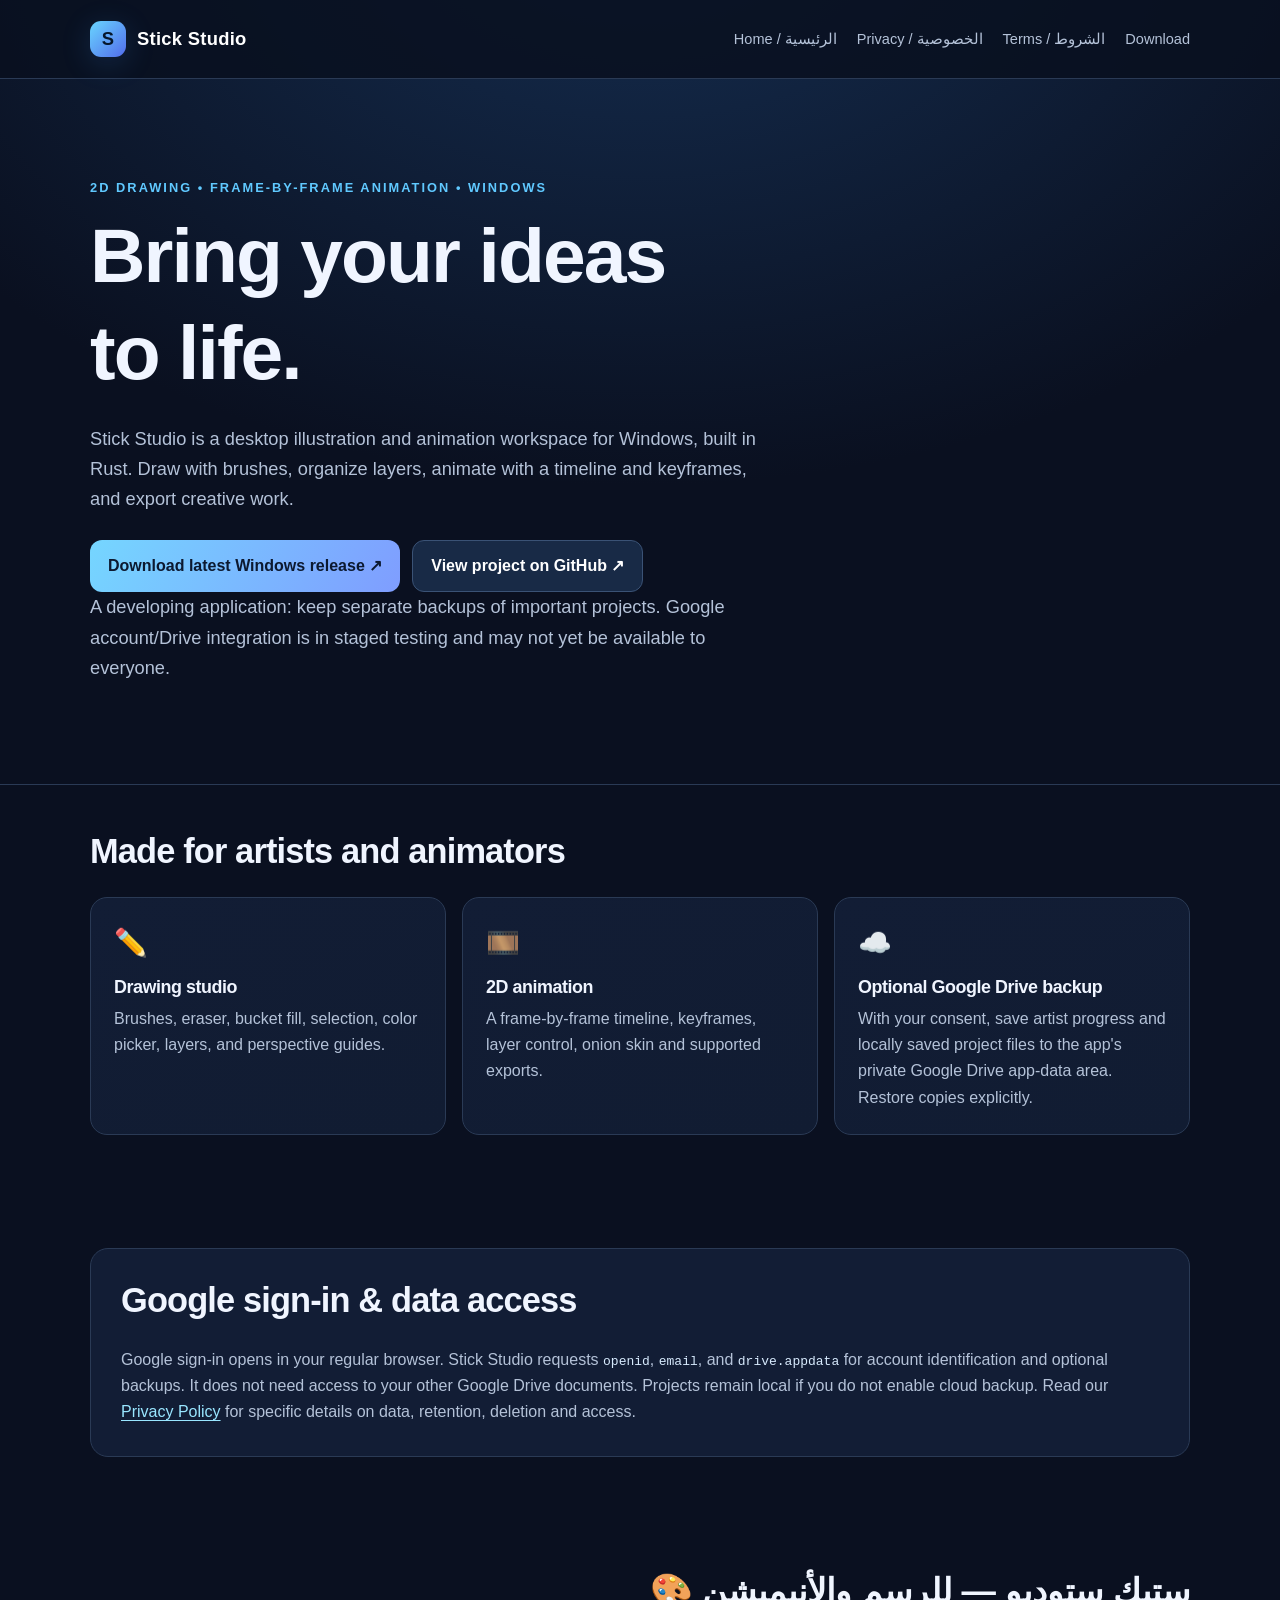
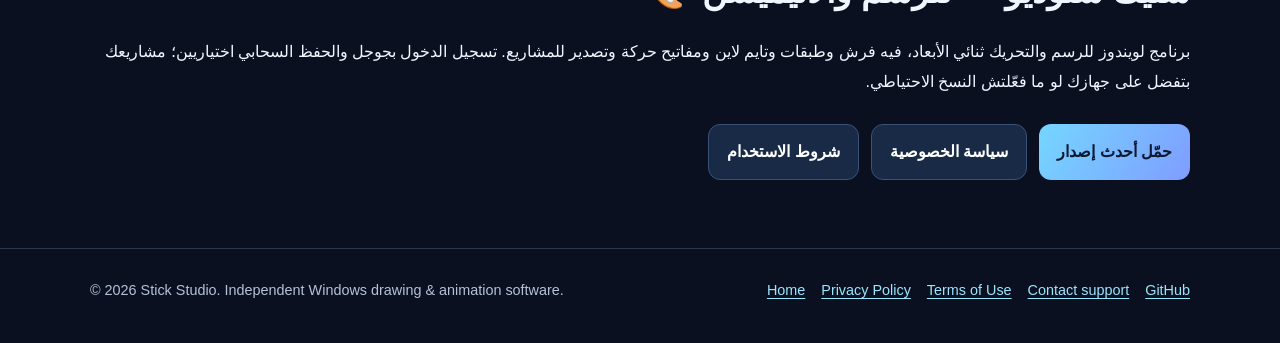
<file: docs/index.html>
<!doctype html>
<html lang="en">
<head>
<meta charset="utf-8">
<meta name="viewport" content="width=device-width, initial-scale=1">
<meta name="description" content="Stick Studio is a Windows desktop drawing and 2D animation app with optional Google Drive project and artist-profile backups.">
<meta name="theme-color" content="#0a1020">
<title>2D Drawing & Animation for Windows | Stick Studio</title>
<link rel="stylesheet" href="assets/site.css">
</head>
<body>
<header class="site-header"><div class="container header-inner"><a class="logo" href="./"><span class="mark" aria-hidden="true">S</span>Stick Studio</a><nav class="nav" aria-label="Main navigation"><a href="./">Home / الرئيسية</a><a href="privacy.html">Privacy / الخصوصية</a><a href="terms.html">Terms / الشروط</a><a href="https://github.com/KaniEGY/Stick/releases/latest">Download</a></nav></div></header>
<main>
<section class="hero"><div class="container">
<div class="eyebrow">2D DRAWING • FRAME-BY-FRAME ANIMATION • WINDOWS</div>
<h1>Bring your ideas<br>to life.</h1>
<p>Stick Studio is a desktop illustration and animation workspace for Windows, built in Rust. Draw with brushes, organize layers, animate with a timeline and keyframes, and export creative work.</p>
<div class="buttons"><a class="button" href="https://github.com/KaniEGY/Stick/releases/latest">Download latest Windows release ↗</a><a class="button secondary" href="https://github.com/KaniEGY/Stick">View project on GitHub ↗</a></div>
<p class="note">A developing application: keep separate backups of important projects. Google account/Drive integration is in staged testing and may not yet be available to everyone.</p>
</div></section>
<section class="section intro"><div class="container"><h2>Made for artists and animators</h2>
<div class="grid"><article class="tile"><div class="symbol" aria-hidden="true">✏️</div><h3>Drawing studio</h3><p>Brushes, eraser, bucket fill, selection, color picker, layers, and perspective guides.</p></article><article class="tile"><div class="symbol" aria-hidden="true">🎞️</div><h3>2D animation</h3><p>A frame-by-frame timeline, keyframes, layer control, onion skin and supported exports.</p></article><article class="tile"><div class="symbol" aria-hidden="true">☁️</div><h3>Optional Google Drive backup</h3><p>With your consent, save artist progress and locally saved project files to the app's private Google Drive app-data area. Restore copies explicitly.</p></article></div></div></section>
<section class="section"><div class="container"><div class="highlight"><h2>Google sign-in & data access</h2><p>Google sign-in opens in your regular browser. Stick Studio requests <code>openid</code>, <code>email</code>, and <code>drive.appdata</code> for account identification and optional backups. It does not need access to your other Google Drive documents. Projects remain local if you do not enable cloud backup. Read our <a href="privacy.html">Privacy Policy</a> for specific details on data, retention, deletion and access.</p></div></div></section>
<section class="section arabic" lang="ar" dir="rtl"><div class="container"><h2>ستيك ستوديو — للرسم والأنيميشن 🎨</h2><p>برنامج لويندوز للرسم والتحريك ثنائي الأبعاد، فيه فرش وطبقات وتايم لاين ومفاتيح حركة وتصدير للمشاريع. تسجيل الدخول بجوجل والحفظ السحابي اختياريين؛ مشاريعك بتفضل على جهازك لو ما فعّلتش النسخ الاحتياطي.</p><div class="buttons"><a class="button" href="https://github.com/KaniEGY/Stick/releases/latest">حمّل أحدث إصدار</a><a class="button secondary" href="privacy.html">سياسة الخصوصية</a><a class="button secondary" href="terms.html">شروط الاستخدام</a></div></div></section>
</main><footer class="site-footer"><div class="container footer-row"><div>© 2026 Stick Studio. Independent Windows drawing & animation software.</div><div class="footer-links"><a href="./">Home</a><a href="privacy.html">Privacy Policy</a><a href="terms.html">Terms of Use</a><a href="mailto:capcut2026yt26@gmail.com">Contact support</a><a href="https://github.com/KaniEGY/Stick">GitHub</a></div></div></footer></body></html>
</file>
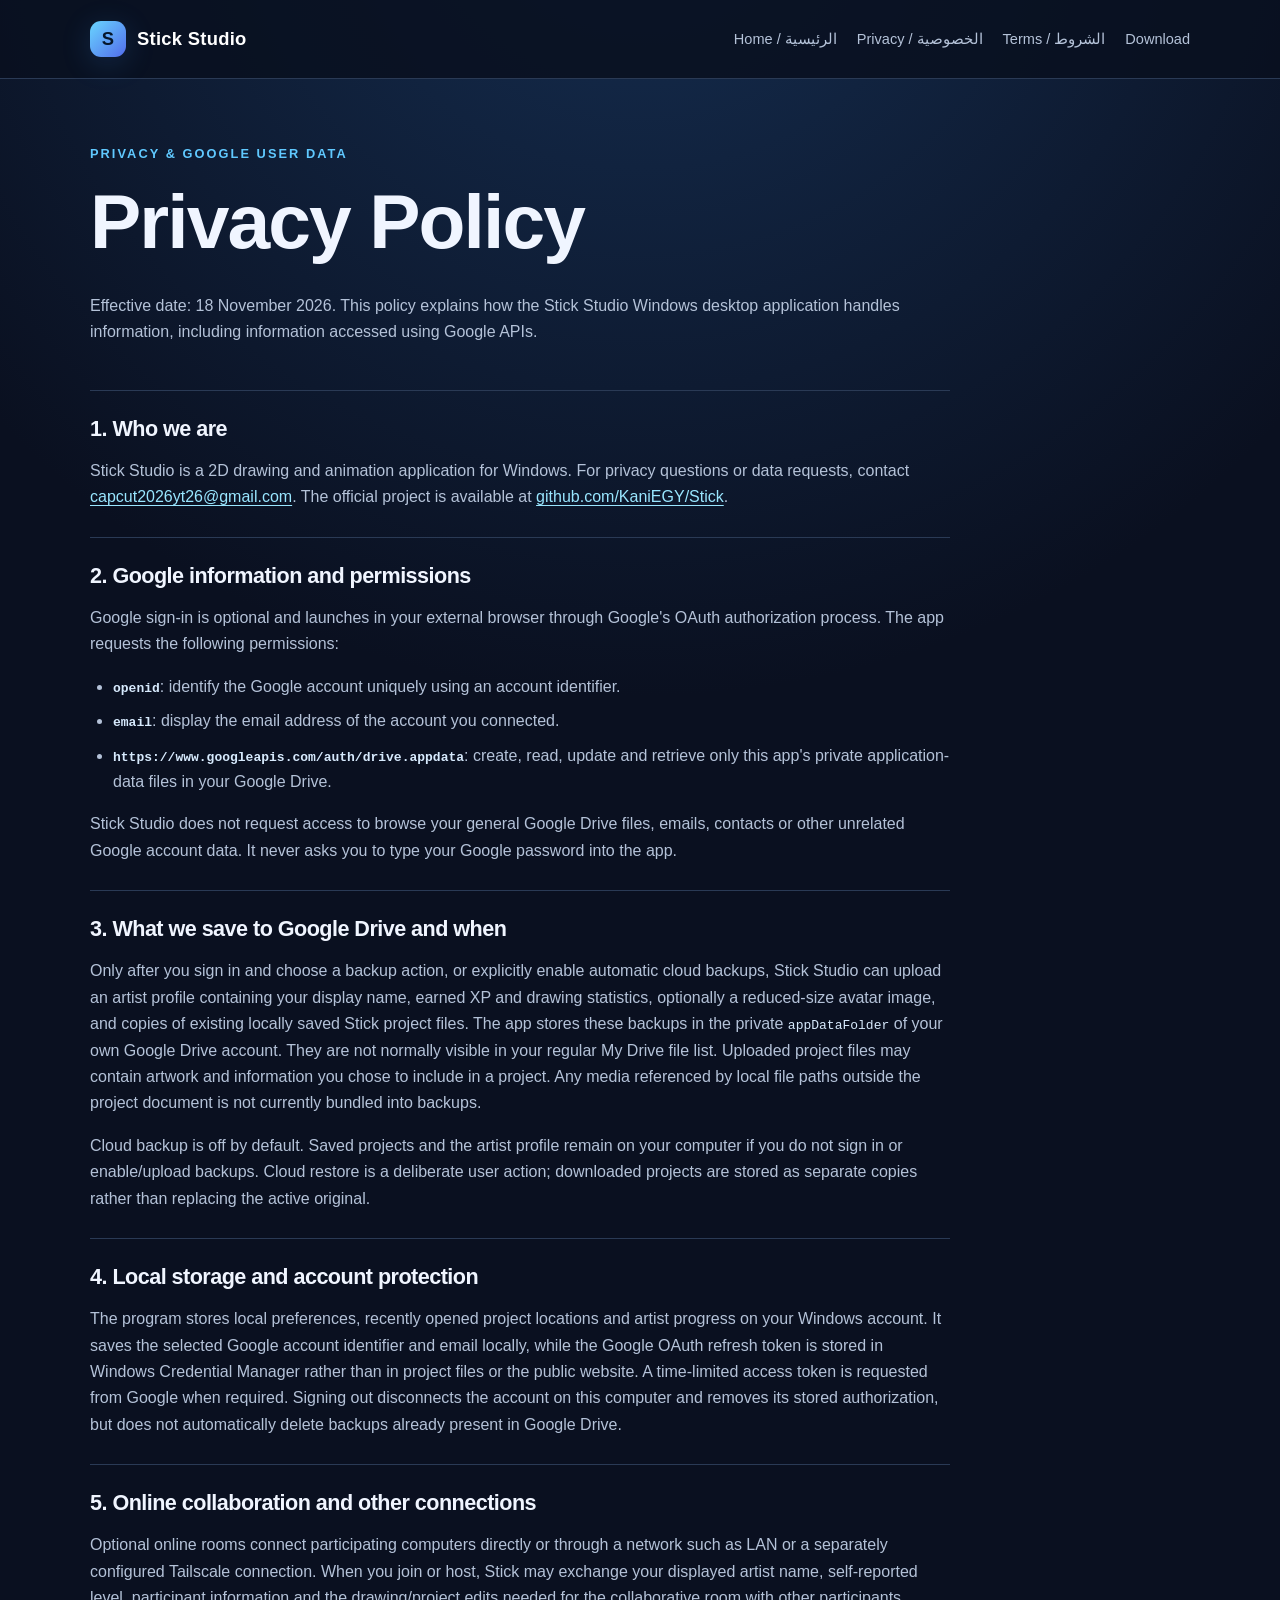
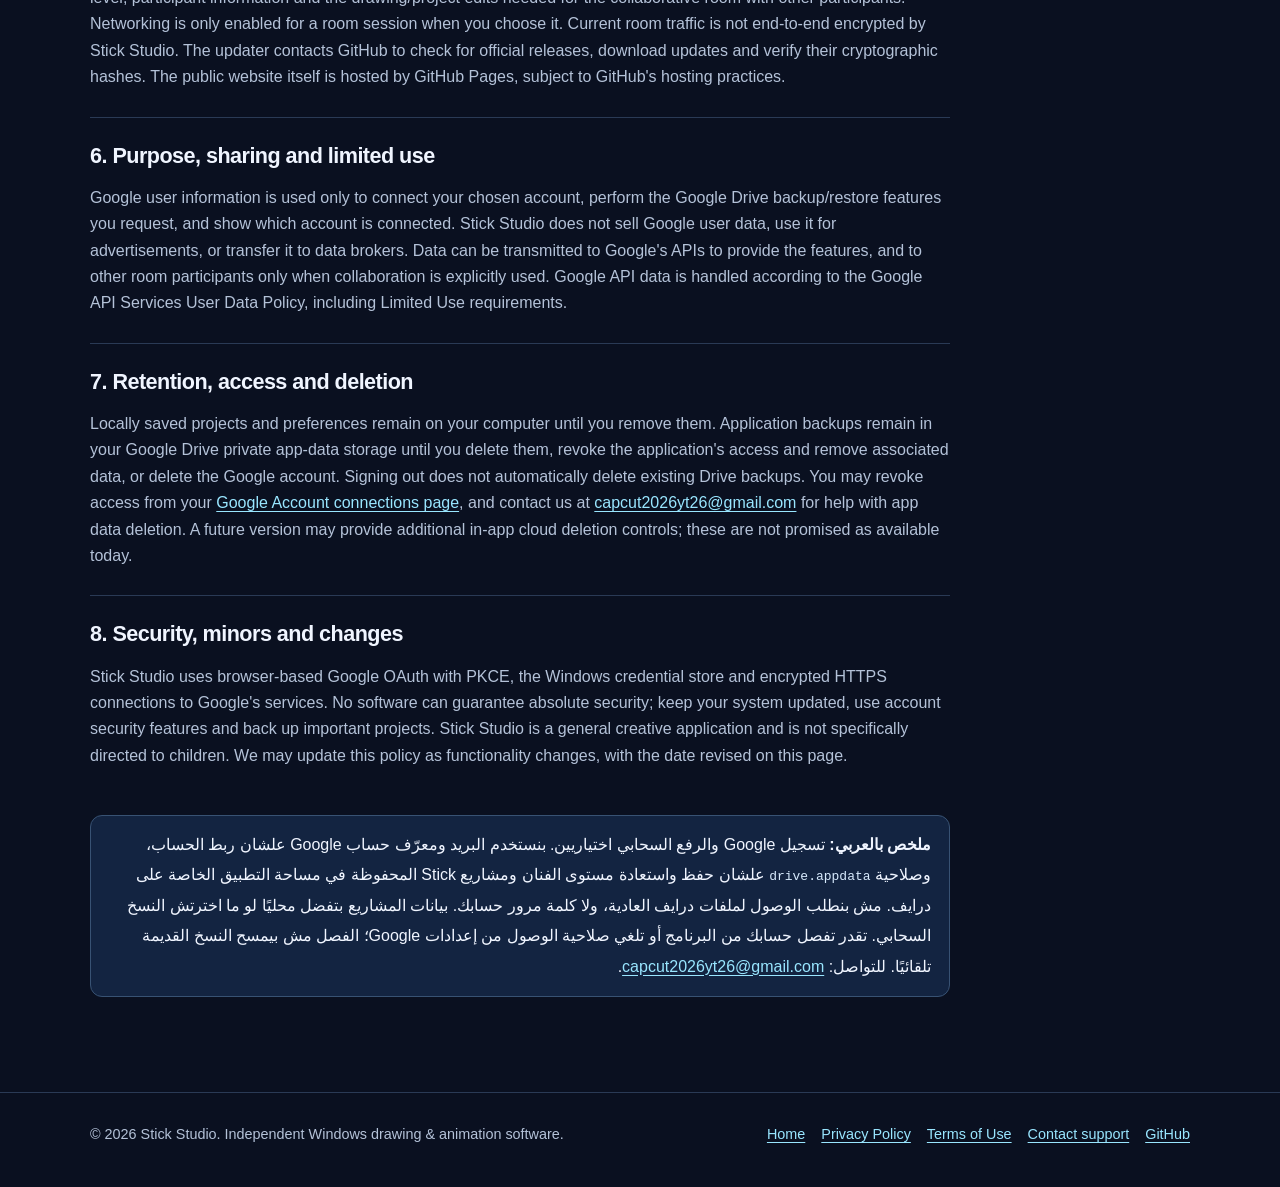
<file: docs/privacy.html>
<!doctype html>
<html lang="en">
<head>
<meta charset="utf-8">
<meta name="viewport" content="width=device-width, initial-scale=1">
<meta name="description" content="How Stick Studio uses Google account data, private Drive backups, local data, and collaboration connections.">
<meta name="theme-color" content="#0a1020">
<title>Privacy Policy / سياسة الخصوصية | Stick Studio</title>
<link rel="stylesheet" href="assets/site.css">
</head>
<body>
<header class="site-header"><div class="container header-inner"><a class="logo" href="./"><span class="mark" aria-hidden="true">S</span>Stick Studio</a><nav class="nav" aria-label="Main navigation"><a href="./">Home / الرئيسية</a><a href="privacy.html">Privacy / الخصوصية</a><a href="terms.html">Terms / الشروط</a><a href="https://github.com/KaniEGY/Stick/releases/latest">Download</a></nav></div></header>
<main class="container"><div class="page-hero"><div class="eyebrow">PRIVACY & GOOGLE USER DATA</div><h1>Privacy Policy</h1><p>Effective date: 18 November 2026. This policy explains how the Stick Studio Windows desktop application handles information, including information accessed using Google APIs.</p></div>
<div class="legal">
<section><h2>1. Who we are</h2><p>Stick Studio is a 2D drawing and animation application for Windows. For privacy questions or data requests, contact <a href="mailto:capcut2026yt26@gmail.com">capcut2026yt26@gmail.com</a>. The official project is available at <a href="https://github.com/KaniEGY/Stick">github.com/KaniEGY/Stick</a>.</p></section>
<section><h2>2. Google information and permissions</h2><p>Google sign-in is optional and launches in your external browser through Google's OAuth authorization process. The app requests the following permissions:</p><ul><li><strong><code>openid</code></strong>: identify the Google account uniquely using an account identifier.</li><li><strong><code>email</code></strong>: display the email address of the account you connected.</li><li><strong><code>https://www.googleapis.com/auth/drive.appdata</code></strong>: create, read, update and retrieve only this app's private application-data files in your Google Drive.</li></ul><p>Stick Studio does not request access to browse your general Google Drive files, emails, contacts or other unrelated Google account data. It never asks you to type your Google password into the app.</p></section>
<section><h2>3. What we save to Google Drive and when</h2><p>Only after you sign in and choose a backup action, or explicitly enable automatic cloud backups, Stick Studio can upload an artist profile containing your display name, earned XP and drawing statistics, optionally a reduced-size avatar image, and copies of existing locally saved Stick project files. The app stores these backups in the private <code>appDataFolder</code> of your own Google Drive account. They are not normally visible in your regular My Drive file list. Uploaded project files may contain artwork and information you chose to include in a project. Any media referenced by local file paths outside the project document is not currently bundled into backups.</p><p>Cloud backup is off by default. Saved projects and the artist profile remain on your computer if you do not sign in or enable/upload backups. Cloud restore is a deliberate user action; downloaded projects are stored as separate copies rather than replacing the active original.</p></section>
<section><h2>4. Local storage and account protection</h2><p>The program stores local preferences, recently opened project locations and artist progress on your Windows account. It saves the selected Google account identifier and email locally, while the Google OAuth refresh token is stored in Windows Credential Manager rather than in project files or the public website. A time-limited access token is requested from Google when required. Signing out disconnects the account on this computer and removes its stored authorization, but does not automatically delete backups already present in Google Drive.</p></section>
<section><h2>5. Online collaboration and other connections</h2><p>Optional online rooms connect participating computers directly or through a network such as LAN or a separately configured Tailscale connection. When you join or host, Stick may exchange your displayed artist name, self-reported level, participant information and the drawing/project edits needed for the collaborative room with other participants. Networking is only enabled for a room session when you choose it. Current room traffic is not end-to-end encrypted by Stick Studio. The updater contacts GitHub to check for official releases, download updates and verify their cryptographic hashes. The public website itself is hosted by GitHub Pages, subject to GitHub's hosting practices.</p></section>
<section><h2>6. Purpose, sharing and limited use</h2><p>Google user information is used only to connect your chosen account, perform the Google Drive backup/restore features you request, and show which account is connected. Stick Studio does not sell Google user data, use it for advertisements, or transfer it to data brokers. Data can be transmitted to Google's APIs to provide the features, and to other room participants only when collaboration is explicitly used. Google API data is handled according to the Google API Services User Data Policy, including Limited Use requirements.</p></section>
<section><h2>7. Retention, access and deletion</h2><p>Locally saved projects and preferences remain on your computer until you remove them. Application backups remain in your Google Drive private app-data storage until you delete them, revoke the application's access and remove associated data, or delete the Google account. Signing out does not automatically delete existing Drive backups. You may revoke access from your <a href="https://myaccount.google.com/connections">Google Account connections page</a>, and contact us at <a href="mailto:capcut2026yt26@gmail.com">capcut2026yt26@gmail.com</a> for help with app data deletion. A future version may provide additional in-app cloud deletion controls; these are not promised as available today.</p></section>
<section><h2>8. Security, minors and changes</h2><p>Stick Studio uses browser-based Google OAuth with PKCE, the Windows credential store and encrypted HTTPS connections to Google's services. No software can guarantee absolute security; keep your system updated, use account security features and back up important projects. Stick Studio is a general creative application and is not specifically directed to children. We may update this policy as functionality changes, with the date revised on this page.</p></section>
<div class="language-note arabic" lang="ar" dir="rtl"><strong>ملخص بالعربي:</strong> تسجيل Google والرفع السحابي اختياريين. بنستخدم البريد ومعرّف حساب Google علشان ربط الحساب، وصلاحية <code>drive.appdata</code> علشان حفظ واستعادة مستوى الفنان ومشاريع Stick المحفوظة في مساحة التطبيق الخاصة على درايف. مش بنطلب الوصول لملفات درايف العادية، ولا كلمة مرور حسابك. بيانات المشاريع بتفضل محليًا لو ما اخترتش النسخ السحابي. تقدر تفصل حسابك من البرنامج أو تلغي صلاحية الوصول من إعدادات Google؛ الفصل مش بيمسح النسخ القديمة تلقائيًا. للتواصل: <a href="mailto:capcut2026yt26@gmail.com">capcut2026yt26@gmail.com</a>.</div>
</div></main><footer class="site-footer"><div class="container footer-row"><div>© 2026 Stick Studio. Independent Windows drawing & animation software.</div><div class="footer-links"><a href="./">Home</a><a href="privacy.html">Privacy Policy</a><a href="terms.html">Terms of Use</a><a href="mailto:capcut2026yt26@gmail.com">Contact support</a><a href="https://github.com/KaniEGY/Stick">GitHub</a></div></div></footer></body></html>
</file>
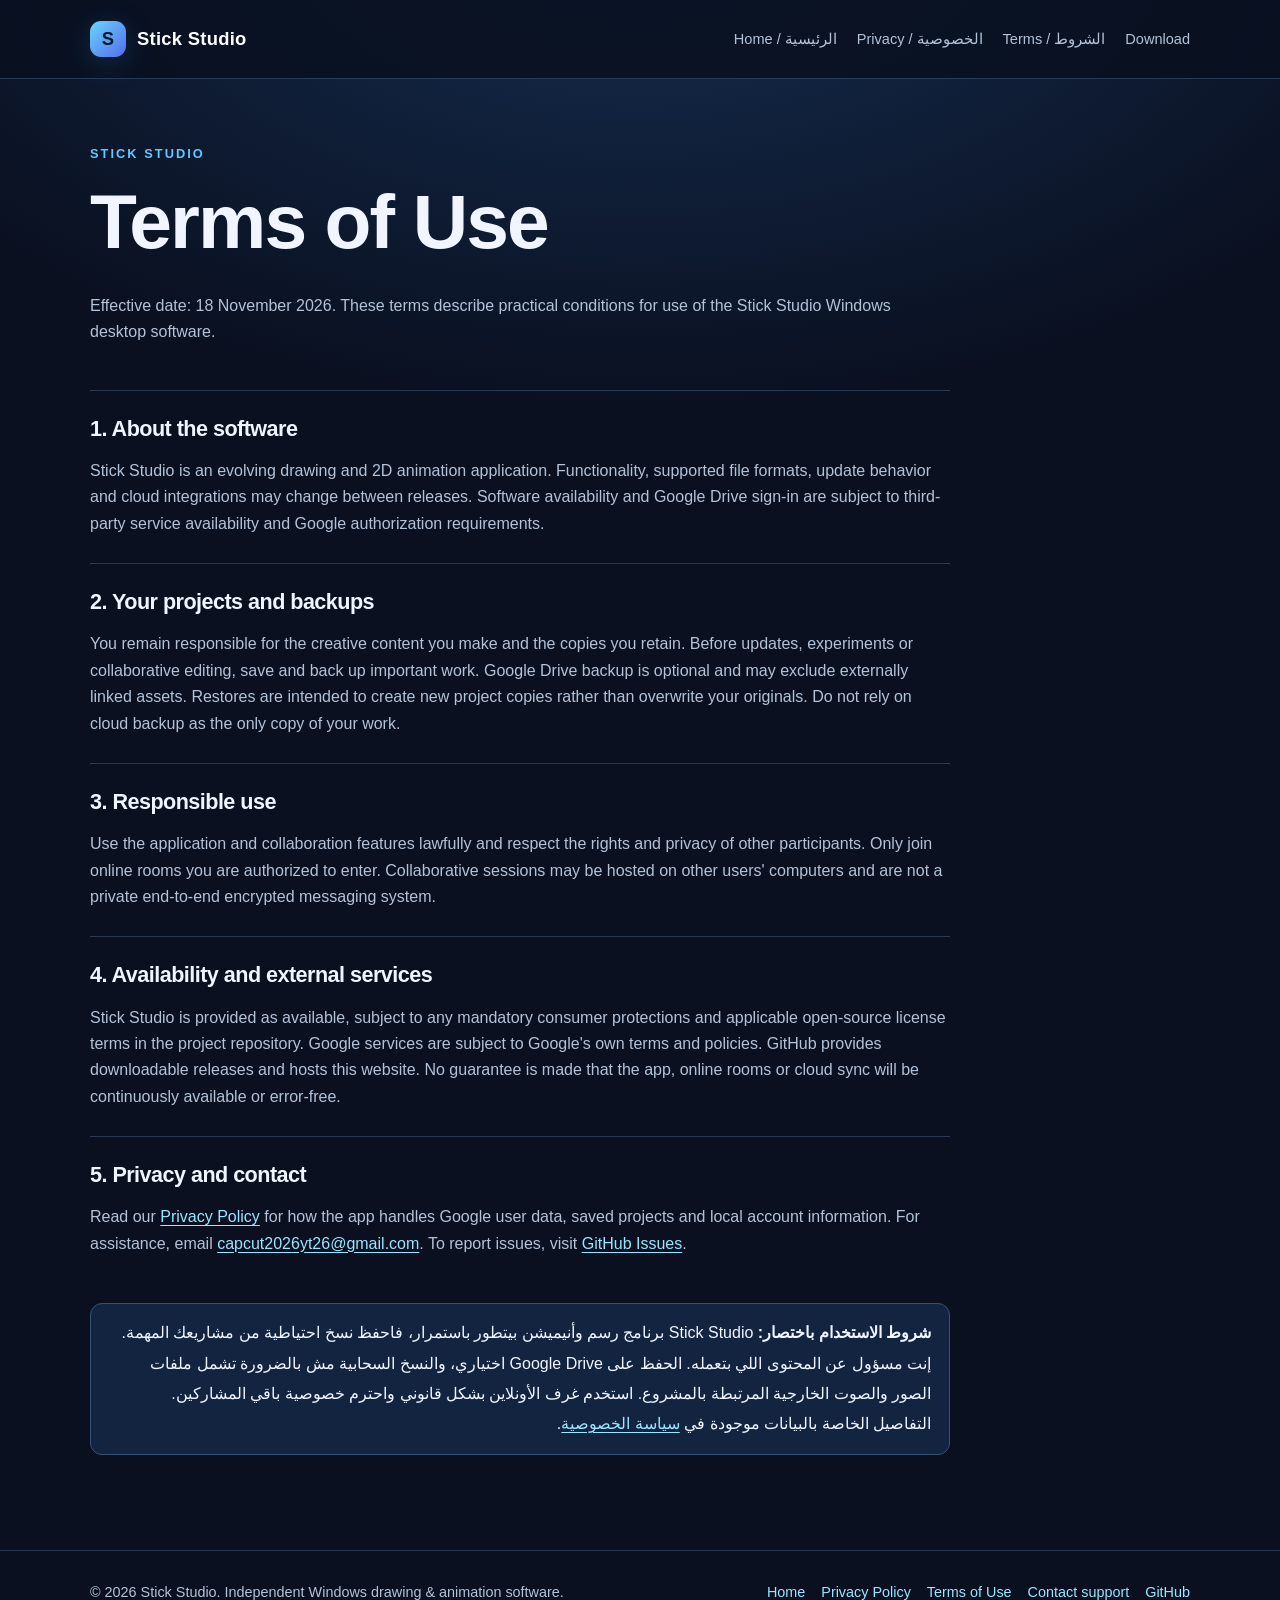
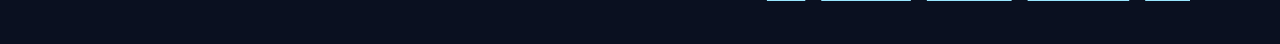
<file: docs/terms.html>
<!doctype html>
<html lang="en">
<head>
<meta charset="utf-8">
<meta name="viewport" content="width=device-width, initial-scale=1">
<meta name="description" content="General terms and notices for downloading and using Stick Studio for Windows.">
<meta name="theme-color" content="#0a1020">
<title>Terms of Use / شروط الاستخدام | Stick Studio</title>
<link rel="stylesheet" href="assets/site.css">
</head>
<body>
<header class="site-header"><div class="container header-inner"><a class="logo" href="./"><span class="mark" aria-hidden="true">S</span>Stick Studio</a><nav class="nav" aria-label="Main navigation"><a href="./">Home / الرئيسية</a><a href="privacy.html">Privacy / الخصوصية</a><a href="terms.html">Terms / الشروط</a><a href="https://github.com/KaniEGY/Stick/releases/latest">Download</a></nav></div></header>
<main class="container"><div class="page-hero"><div class="eyebrow">STICK STUDIO</div><h1>Terms of Use</h1><p>Effective date: 18 November 2026. These terms describe practical conditions for use of the Stick Studio Windows desktop software.</p></div>
<div class="legal">
<section><h2>1. About the software</h2><p>Stick Studio is an evolving drawing and 2D animation application. Functionality, supported file formats, update behavior and cloud integrations may change between releases. Software availability and Google Drive sign-in are subject to third-party service availability and Google authorization requirements.</p></section>
<section><h2>2. Your projects and backups</h2><p>You remain responsible for the creative content you make and the copies you retain. Before updates, experiments or collaborative editing, save and back up important work. Google Drive backup is optional and may exclude externally linked assets. Restores are intended to create new project copies rather than overwrite your originals. Do not rely on cloud backup as the only copy of your work.</p></section>
<section><h2>3. Responsible use</h2><p>Use the application and collaboration features lawfully and respect the rights and privacy of other participants. Only join online rooms you are authorized to enter. Collaborative sessions may be hosted on other users' computers and are not a private end-to-end encrypted messaging system.</p></section>
<section><h2>4. Availability and external services</h2><p>Stick Studio is provided as available, subject to any mandatory consumer protections and applicable open-source license terms in the project repository. Google services are subject to Google's own terms and policies. GitHub provides downloadable releases and hosts this website. No guarantee is made that the app, online rooms or cloud sync will be continuously available or error-free.</p></section>
<section><h2>5. Privacy and contact</h2><p>Read our <a href="privacy.html">Privacy Policy</a> for how the app handles Google user data, saved projects and local account information. For assistance, email <a href="mailto:capcut2026yt26@gmail.com">capcut2026yt26@gmail.com</a>. To report issues, visit <a href="https://github.com/KaniEGY/Stick/issues">GitHub Issues</a>.</p></section>
<div class="language-note arabic" lang="ar" dir="rtl"><strong>شروط الاستخدام باختصار:</strong> Stick Studio برنامج رسم وأنيميشن بيتطور باستمرار، فاحفظ نسخ احتياطية من مشاريعك المهمة. إنت مسؤول عن المحتوى اللي بتعمله. الحفظ على Google Drive اختياري، والنسخ السحابية مش بالضرورة تشمل ملفات الصور والصوت الخارجية المرتبطة بالمشروع. استخدم غرف الأونلاين بشكل قانوني واحترم خصوصية باقي المشاركين. التفاصيل الخاصة بالبيانات موجودة في <a href="privacy.html">سياسة الخصوصية</a>.</div>
</div></main><footer class="site-footer"><div class="container footer-row"><div>© 2026 Stick Studio. Independent Windows drawing & animation software.</div><div class="footer-links"><a href="./">Home</a><a href="privacy.html">Privacy Policy</a><a href="terms.html">Terms of Use</a><a href="mailto:capcut2026yt26@gmail.com">Contact support</a><a href="https://github.com/KaniEGY/Stick">GitHub</a></div></div></footer></body></html>
</file>
<file: docs/assets/site.css>
:root{color-scheme:dark;--bg:#0a1020;--panel:#121d35;--panel2:#17243e;--text:#f0f5ff;--muted:#b4c2d8;--accent:#60c9ff;--accent2:#99e6ff;--line:#2a3a55;--gold:#ffc66c}
*{box-sizing:border-box}html{scroll-behavior:smooth}body{margin:0;font-family:Inter,"Segoe UI",Tahoma,Arial,sans-serif;background:radial-gradient(ellipse 90% 40% at 50% -5%,#152e51 0,transparent 75%),var(--bg);color:var(--text);line-height:1.65}a{color:var(--accent2);text-underline-offset:3px}a:focus-visible,button:focus-visible{outline:3px solid var(--gold);outline-offset:3px}h1,h2,h3{line-height:1.26;letter-spacing:-.025em}h1{font-size:clamp(2.45rem,6vw,4.8rem);margin:.12em 0 .3em}h2{font-size:clamp(1.65rem,3vw,2.15rem);margin:0 0 .7em}h3{font-size:1.12rem;margin:.1em 0 .4em}.container{width:min(1100px,calc(100% - 40px));margin-inline:auto}.site-header{border-bottom:1px solid var(--line);background:rgba(9,16,31,.85)}.header-inner{min-height:78px;display:flex;justify-content:space-between;gap:22px;align-items:center}.logo{display:inline-flex;align-items:center;gap:11px;font-size:1.15rem;font-weight:800;letter-spacing:.015em;color:white;text-decoration:none}.mark{display:grid;place-items:center;width:36px;height:36px;border-radius:11px;background:linear-gradient(135deg,#69d5ff,#526deb);color:#06172b;box-shadow:0 6px 30px rgba(65,149,253,.18);font-weight:900}.nav{display:flex;gap:20px;flex-wrap:wrap;font-size:.91rem}.nav a{color:var(--muted);text-decoration:none}.nav a:hover{color:white}.hero{padding:98px 0 75px}.eyebrow{text-transform:uppercase;letter-spacing:.16em;color:var(--accent);font-weight:800;font-size:.8rem}.hero p{max-width:690px;font-size:1.14rem;color:var(--muted);margin:0 0 26px}.buttons{display:flex;flex-wrap:wrap;gap:12px;margin-top:26px}.button{display:inline-flex;align-items:center;justify-content:center;gap:8px;background:linear-gradient(120deg,#75d6ff,#7f9dff);color:#0c1930;text-decoration:none;font-weight:800;border-radius:12px;padding:12px 18px;min-height:47px}.button.secondary{background:#182a46;border:1px solid #3a5275;color:white}.button:hover{filter:brightness(1.12)}.note{margin-top:18px;color:var(--muted);font-size:.88rem}.section{padding:45px 0 68px}.section.intro{border-top:1px solid var(--line)}.grid{display:grid;grid-template-columns:repeat(3,minmax(0,1fr));gap:16px}.tile{background:linear-gradient(155deg,var(--panel),#111c32);padding:23px;border:1px solid var(--line);border-radius:17px}.tile p{margin:0;color:var(--muted)}.tile .symbol{display:inline-block;font-size:1.7rem;margin-bottom:8px}.highlight{background:var(--panel);border-radius:18px;padding:30px;border:1px solid var(--line)}.highlight p{color:var(--muted);margin-bottom:0}.arabic{font-family:Tahoma,"Segoe UI",Arial,sans-serif;line-height:1.9}.arabic h2{letter-spacing:0}.page-hero{padding:64px 0 23px}.page-hero p{color:var(--muted);max-width:830px}.legal{max-width:860px;padding:5px 0 75px}.legal section{border-top:1px solid var(--line);padding:24px 0 10px}.legal h2{font-size:1.35rem}.legal p,.legal li{color:var(--muted)}.legal li{margin:8px 0}.legal ul{padding-left:23px}.legal [dir=rtl] ul{padding-left:0;padding-right:23px}.language-note{border:1px solid #385273;background:#132441;padding:14px 18px;border-radius:12px;margin:20px 0}.site-footer{border-top:1px solid var(--line);padding:30px 0 40px;color:var(--muted);font-size:.9rem}.footer-row{display:flex;flex-wrap:wrap;gap:20px;justify-content:space-between}.footer-links{display:flex;flex-wrap:wrap;gap:16px}code{color:#d7eafd;overflow-wrap:anywhere}@media(max-width:740px){.header-inner{align-items:flex-start;flex-direction:column;padding:16px 0}.nav{gap:14px}.hero{padding:62px 0 48px}.grid{grid-template-columns:1fr}.section{padding:35px 0 49px}.highlight{padding:22px}.container{width:min(1100px,calc(100% - 30px))}}
</file>
